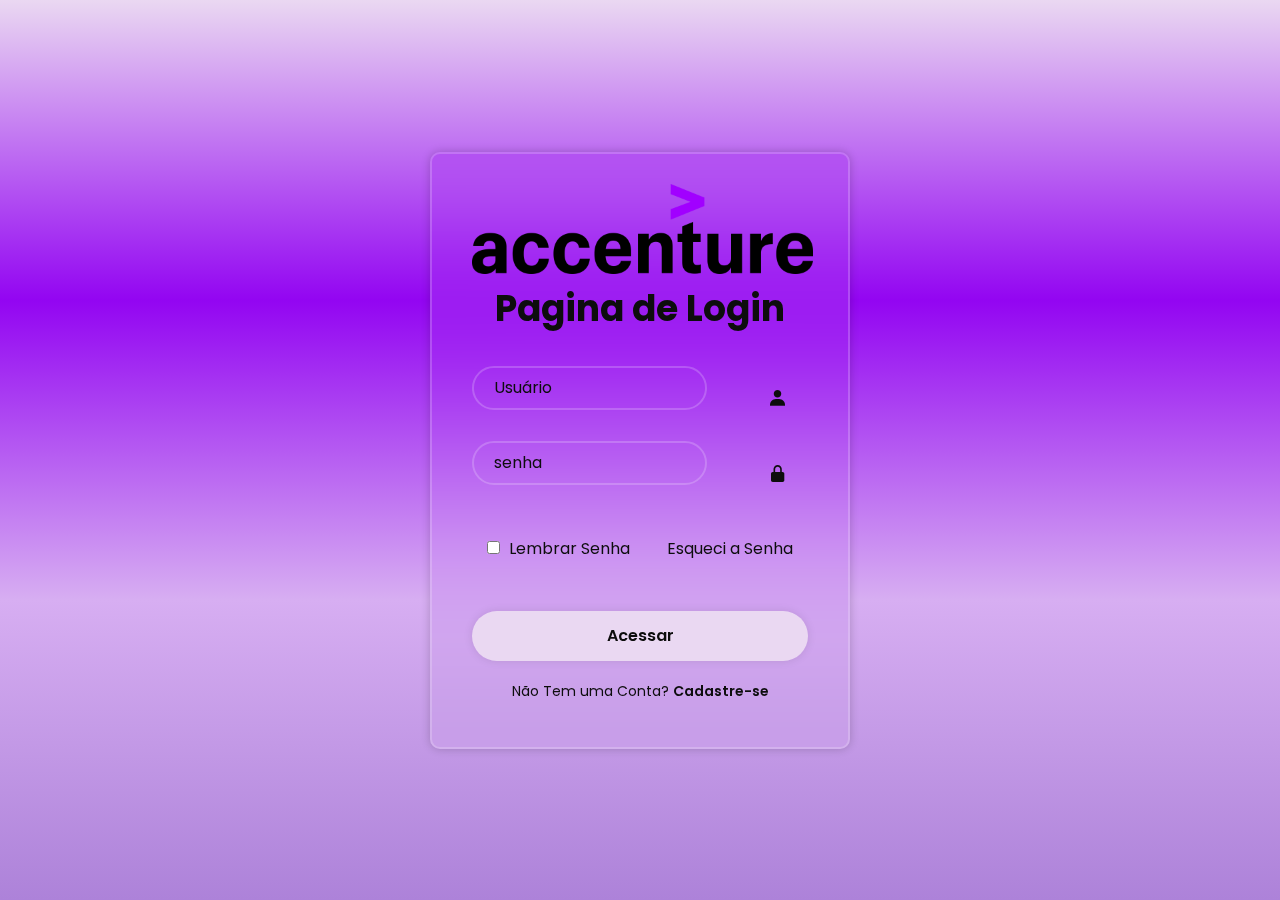
<file: Curso C/index.html>
<!DOCTYPE html>
<html lang="pt-br">
<head>
    <meta charset="UTF-8">
    <meta name="viewport" content="width=device-width, initial-scale=1.0">
    <link
    href='https://unpkg.com/boxicons@2.1.4/css/boxicons.min.css'
    rel='stylesheet'> 
    <title>pagina login</title>
    <link rel="stylesheet" href="styles.css">
    
</head>
<body>
    
    <header class="logo">   
    </header> 
    
    <main class="container">
        <img src="accenture-logo-1.png" class="img">
        <form>
            <h1>Pagina de Login</h1>
            <div class="input-box">
                <input placeholder="Usuário" type="email">
                <i class="bx bxs-user"></i>
            </div>
            <div class="input-box">
                <input placeholder="senha" type="password">
                <i class="bx bxs-lock-alt"></i>
            </div>

            <div class="remember-forgot">
            <label>
                <input type="checkbox">
                Lembrar Senha
            </label>
            <a href="password.html">Esqueci a Senha</a>

        </div>
        <a href="about.html">
            <button type="submit" class="login">Acessar</button>
        </a>
        <div class="registre-se">
        <p>Não Tem uma Conta? <a href="account.html">Cadastre-se</a></p>

        </div>



        </form>
    </main>
</body>
</html>
</file>
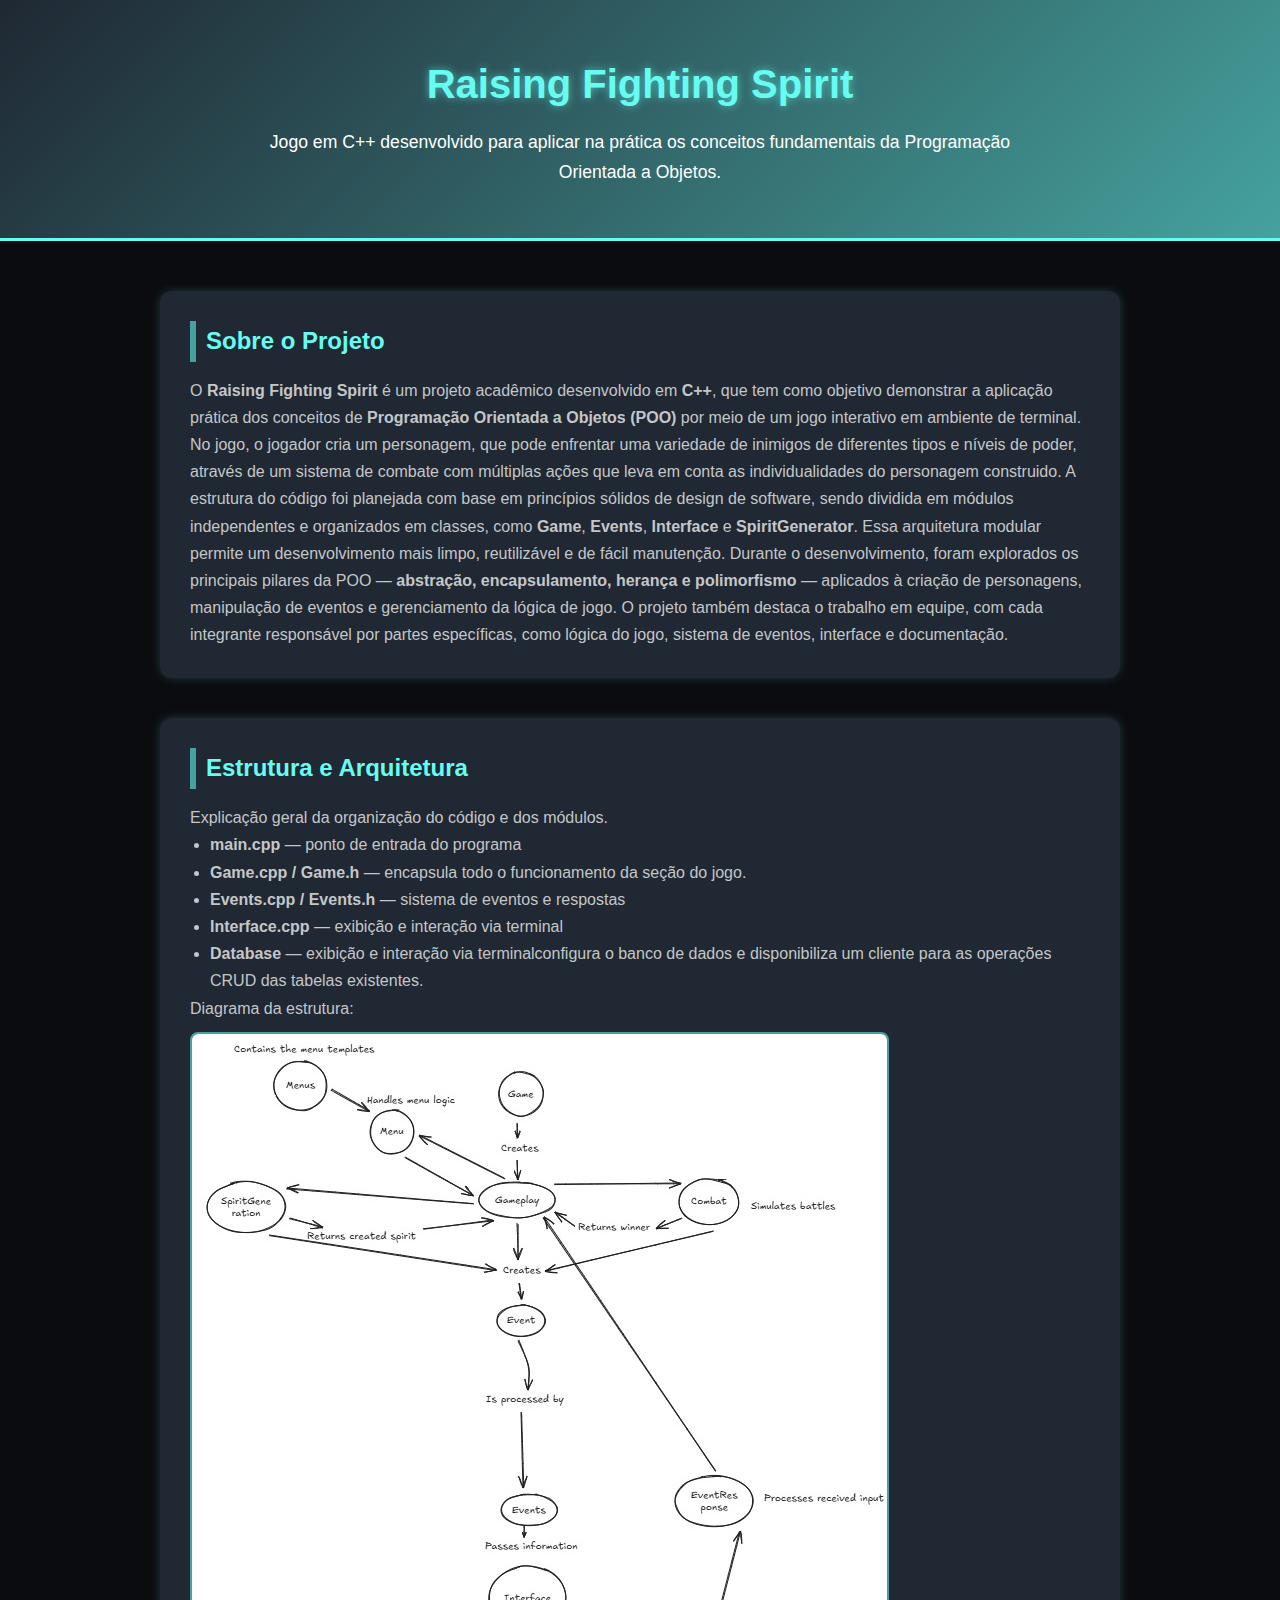
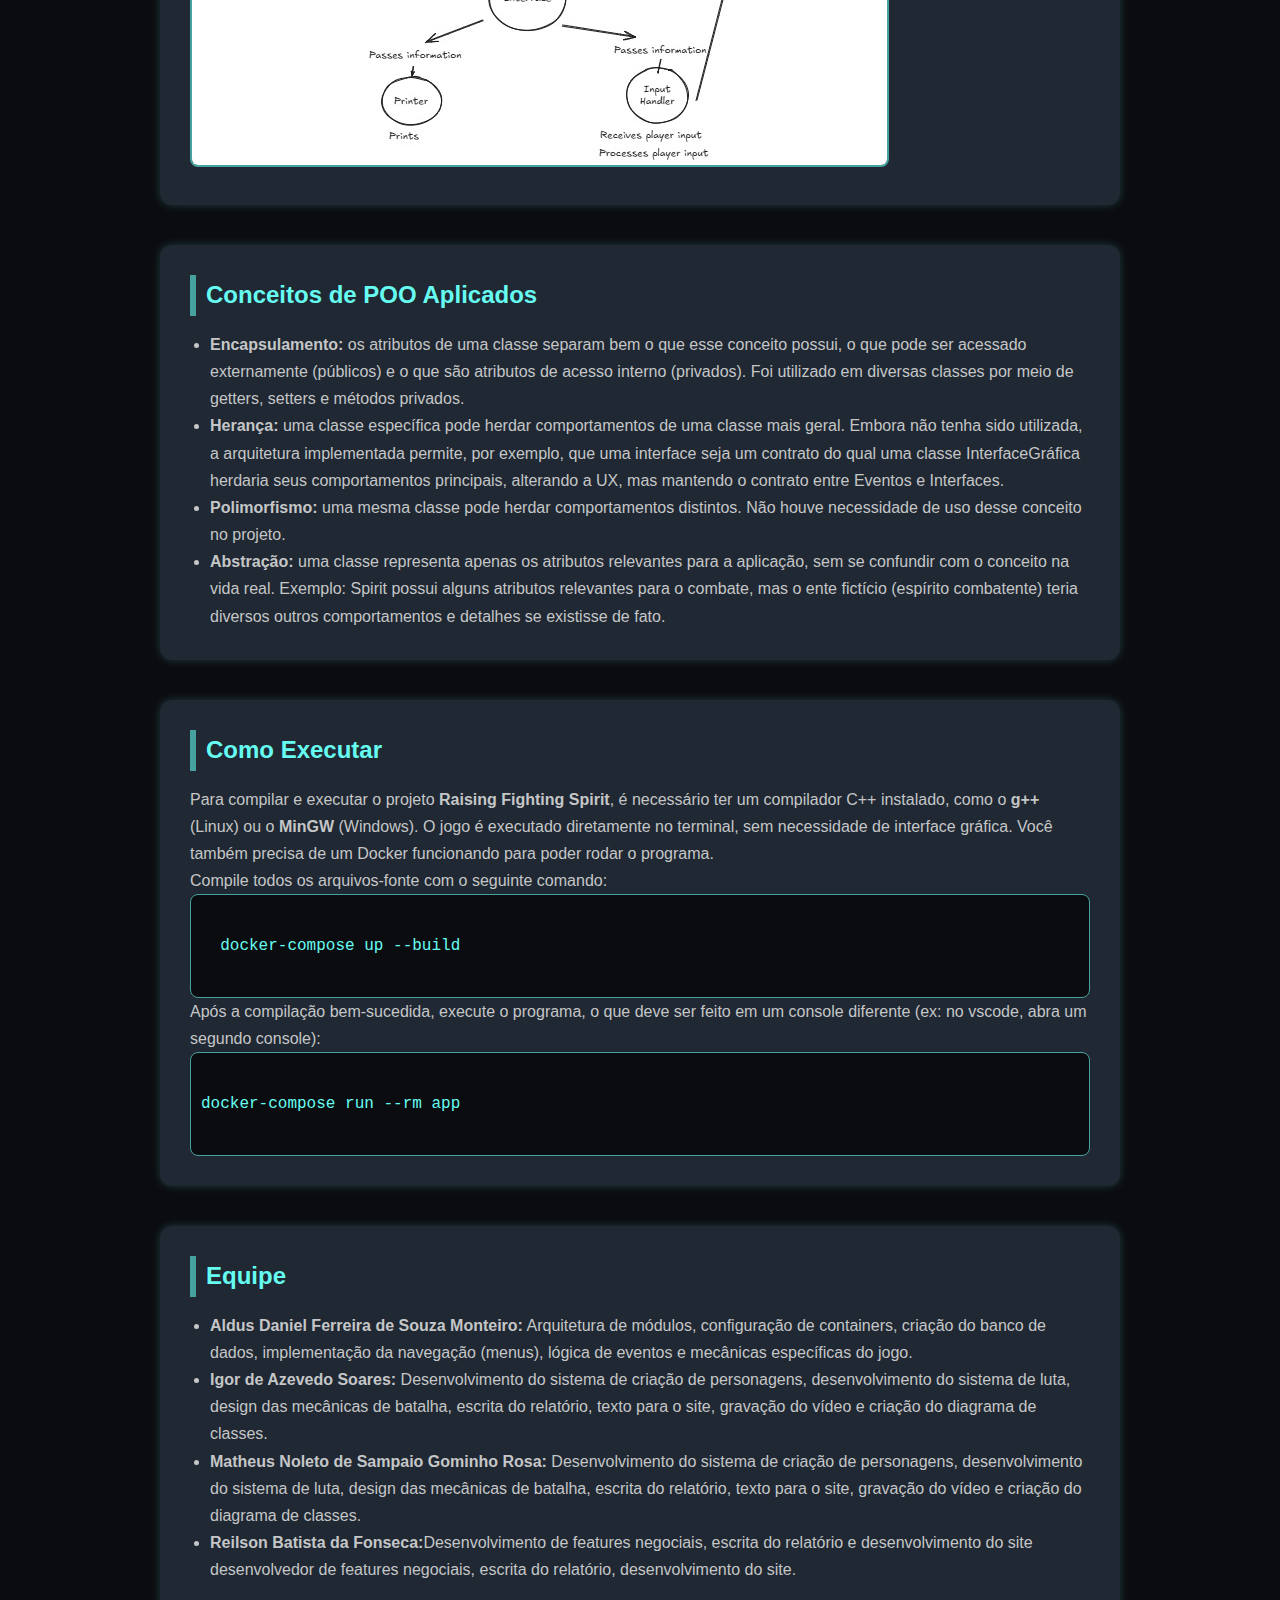
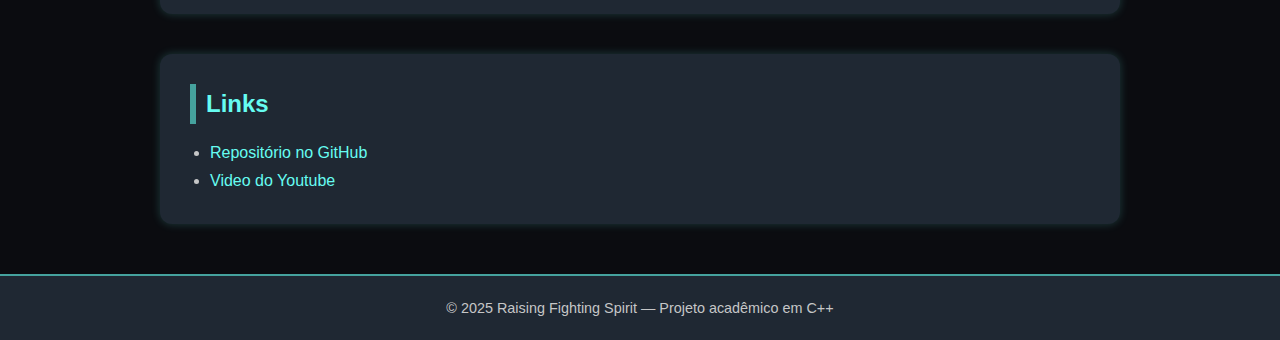
<file: Curso C/Git Hub PAges do Projeto/index.html>
<!DOCTYPE html>
<html lang="pt-BR">
<head>
  <meta charset="UTF-8">
  <meta name="viewport" content="width=device-width, initial-scale=1.0">
  <title>Raising Fighting Spirit</title>
  <link rel="stylesheet" href="style.css">
</head>
<body>

  <header>
    <h1>Raising Fighting Spirit</h1>
    <p>Jogo em C++ desenvolvido para aplicar na prática os conceitos fundamentais da Programação Orientada a Objetos.</p> </header>

  <main>

    <section id="sobre">
      <h2>Sobre o Projeto</h2>
      <p>O <b>Raising Fighting Spirit</b> é um projeto acadêmico desenvolvido em <b>C++</b>, que tem como objetivo demonstrar a aplicação prática dos conceitos de <b>Programação Orientada a Objetos (POO)</b> por meio de um jogo interativo em ambiente de terminal.  
No jogo, o jogador cria um personagem, que pode enfrentar uma variedade de inimigos de diferentes tipos e níveis de poder, através de um sistema de combate com múltiplas ações que leva em conta as individualidades do personagem construido.

A estrutura do código foi planejada com base em princípios sólidos de design de software, sendo dividida em módulos independentes e organizados em classes, como <b>Game</b>, <b>Events</b>, <b>Interface</b> e <b>SpiritGenerator</b>. Essa arquitetura modular permite um desenvolvimento mais limpo, reutilizável e de fácil manutenção.

Durante o desenvolvimento, foram explorados os principais pilares da POO — <b>abstração, encapsulamento, herança e polimorfismo</b> — aplicados à criação de personagens, manipulação de eventos e gerenciamento da lógica de jogo.  
O projeto também destaca o trabalho em equipe, com cada integrante responsável por partes específicas, como lógica do jogo, sistema de eventos, interface e documentação.
</p>
        
</p>
      </p>
    </section>

    <section id="arquitetura">
      <h2>Estrutura e Arquitetura</h2>
      <p>Explicação geral da organização do código e dos módulos.</p>
      <ul>
        <li><b>main.cpp</b> — ponto de entrada do programa</li>
        <li><b>Game.cpp / Game.h</b> — encapsula todo o funcionamento da seção do jogo.</li>
        <li><b>Events.cpp / Events.h</b> — sistema de eventos e respostas</li>
        <li><b>Interface.cpp</b> — exibição e interação via terminal</li>
        <li><b>Database</b> — exibição e interação via terminalconfigura o banco de dados e disponibiliza um cliente para as operações CRUD das tabelas existentes.</li>

      </ul>
      <p>Diagrama da estrutura:</p>
      <img src="imagens/Diagrama de Classes.jpg" alt="Diagrama de classes">
    </section>

    <section id="poo">
      <h2>Conceitos de POO Aplicados</h2>
      <ul>
        <li><b>Encapsulamento:</b> os atributos de uma classe separam bem o que esse conceito possui, o que pode ser acessado externamente (públicos) e o que são atributos de acesso interno (privados). Foi utilizado em diversas classes por meio de getters, setters e métodos privados.</li>
        <li><b>Herança:</b> uma classe específica pode herdar comportamentos de uma classe mais geral. Embora não tenha sido utilizada, a arquitetura implementada permite, por exemplo, que uma interface seja um contrato do qual uma classe InterfaceGráfica herdaria seus comportamentos principais, alterando a UX, mas mantendo o contrato entre Eventos e Interfaces.</li>
        <li><b>Polimorfismo:</b> uma mesma classe pode herdar comportamentos distintos. Não houve necessidade de uso desse conceito no projeto.</li>
        <li><b>Abstração:</b> uma classe representa apenas os atributos relevantes para a aplicação, sem se confundir com o conceito na vida real.
Exemplo: Spirit possui alguns atributos relevantes para o combate, mas o ente fictício (espírito combatente) teria diversos outros comportamentos e detalhes se existisse de fato.</li>
      </ul>
    </section>

<section id="execucao">
  <h2>Como Executar</h2>
  <p>
    Para compilar e executar o projeto <b>Raising Fighting Spirit</b>, é necessário ter um compilador C++ instalado, 
    como o <b>g++</b> (Linux) ou o <b>MinGW</b> (Windows).  
    O jogo é executado diretamente no terminal, sem necessidade de interface gráfica. Você também precisa de um Docker funcionando para poder rodar o programa.
  </p>

  <p>Compile todos os arquivos-fonte com o seguinte comando:</p>
  <pre><code>
  docker-compose up --build
  </code></pre>

  <p>Após a compilação bem-sucedida, execute o programa, o que deve ser feito em um console diferente (ex: no vscode, abra um segundo console):</p>
  <pre><code>
docker-compose run --rm app
  </code></pre>
</section>

    <section id="equipe">
      <h2>Equipe</h2>
      <ul>
        <li><b>Aldus Daniel Ferreira de Souza Monteiro:</b>  Arquitetura de módulos, configuração de containers, criação do banco de dados, implementação da navegação (menus), lógica de eventos e mecânicas específicas do jogo.</li>
        <li><b>Igor de Azevedo Soares:</b> Desenvolvimento do sistema de criação de personagens, desenvolvimento do sistema de luta, design das mecânicas de batalha, escrita do relatório, texto para o site, gravação do vídeo e criação do diagrama de classes.</li>
        <li><b>Matheus Noleto de Sampaio Gominho Rosa:</b> Desenvolvimento do sistema de criação de personagens, desenvolvimento do sistema de luta, design das mecânicas de batalha, escrita do relatório, texto para o site, gravação do vídeo e criação do diagrama de classes.</li>
        <li><b>Reilson Batista da Fonseca:</b>Desenvolvimento de features negociais, escrita do relatório e desenvolvimento do site desenvolvedor de features negociais, escrita do relatório, desenvolvimento do site.</li>
      </ul>
    </section>

    <section id="links">
      <h2>Links</h2>
      <ul>
        <li><a href="https://github.com/AldusD/raising-fighting-spirit" target="_blank">Repositório no GitHub</a></li>
        <li><a href="https://www.youtube.com/watch?v=6OztiE1FIjQ" target="_blank">Video do Youtube</a></li>
      </ul>
    </section>

  </main>

  <footer>
    <p>© 2025 Raising Fighting Spirit — Projeto acadêmico em C++</p>
  </footer>

</body>
</html>
</file>
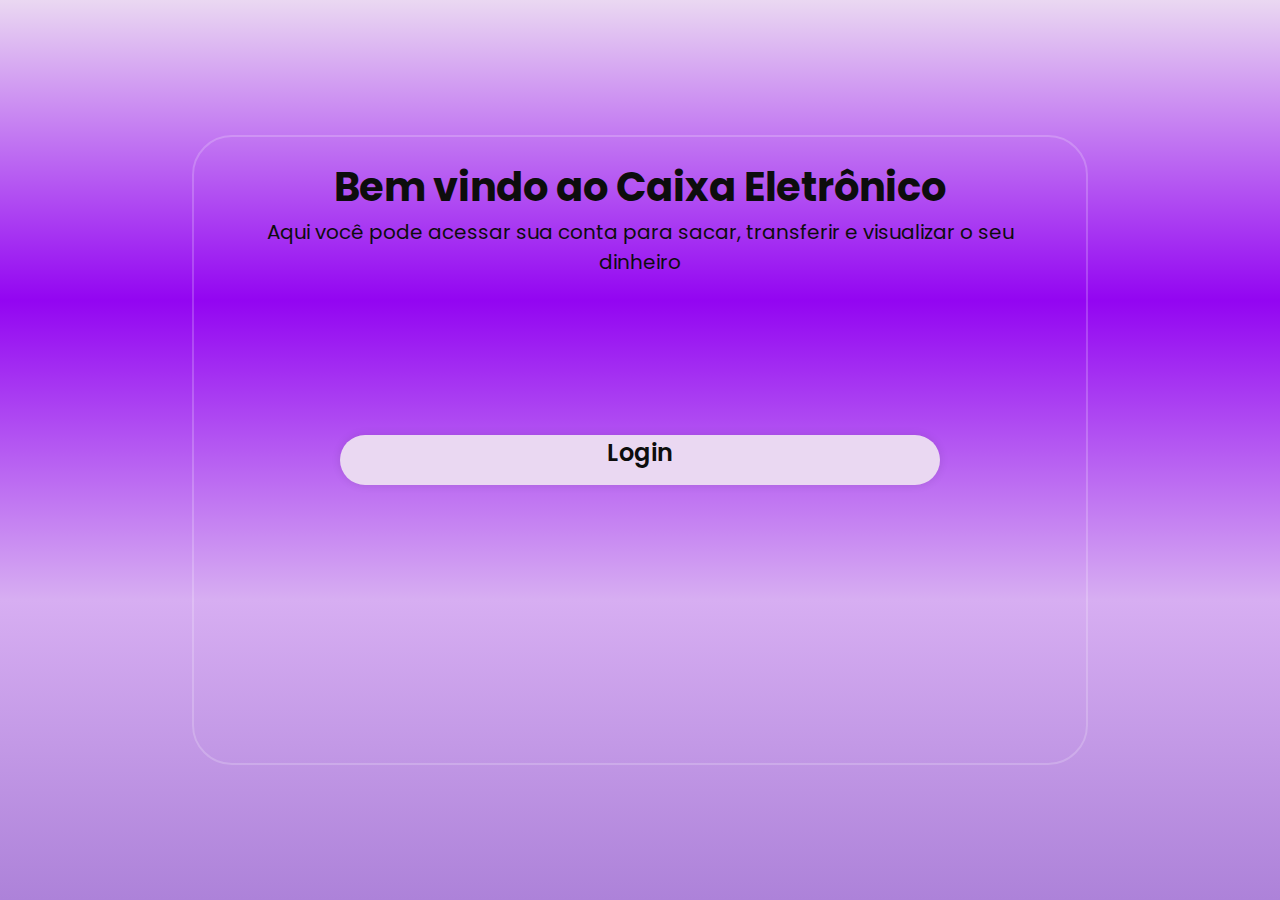
<file: Curso C/about.html>
<!DOCTYPE html>
<html lang="en">
<head>
    <meta charset="UTF-8">
    <meta name="viewport" content="width=device-width, initial-scale=1.0">
    <title>Página de boas vindas</title>
    <link rel="stylesheet" href="styles.css">
</head>
<body>
   <div class="container__apresentacao">
        <h1>Bem vindo ao Caixa Eletrônico</h1>
        <p>Aqui você pode acessar sua conta para sacar, transferir e visualizar o seu dinheiro</p>
        <a class="button" href="index.html">Login</a>
    </div> 
</body>
</html>
</file>
<file: Curso C/styles.css>
@import url('https://fonts.googleapis.com/css2?family=Poppins:ital,wght@0,100;0,200;0,300;0,400;0,500;0,600;0,700;0,800;0,900;1,100;1,200;1,300;1,400;1,500;1,600;1,700;1,800;1,900&display=swap');

*{
    margin: 0;
    padding: 0;
    box-sizing: border-box;
    font-family: "Poppins", sans-serif;
}
body{

    display: flex;
    justify-content: center;
    align-items: center;    
    background-image: linear-gradient(to bottom,#EAD8F2,#9305F2, #D7AEF2, #AD82D9);
    background-attachment: fixed;
    min-height: 100vh;
}
.img{
    height: 90px;
    justify-content: center;
}
.container{
    width: 420px;
    background-color: transparent;
    border: 2px solid rgba(255, 255, 255, 0.2);
    border-radius: 10px;
    color:#0D0D0D;
    padding: 30px 40px;
    box-shadow: 0 0 10px rgba(0, 0, 0, .2);
    backdrop-filter: blur(50px);
}
.container h1{
    font-size: 36px;
    text-align: center;

}
.input-box {
    position: relative;
    width: 100%;
    height: 45px;
    margin: 30px 0px;
}
.input-box input{
    width: 70%;
    height: 70%;
    background-color: transparent;
    border: 2px solid rgba(255, 255, 255, 0.2);
    border-radius: 40px;
    outline: none;
    font-size: 16px;
    color: #0D0D0D;
    padding: 20px 45px 20px 20px;


}
.input-box input::placeholder{

    color: #0D0D0D;


}
.input-box i{
    position: absolute;
    right: 20px;
    top: 50%;
    font-size: 20px;

}
.remember-forgot{
    display: flex;
    justify-content: space-between;
    margin: 50px 15px 30px;

}
.remember-forgot label input{

    accent-color: #fff;
    margin-right: 5px;
}.remember-forgot a{
    text-decoration: none;
    color: #0D0D0D;

}

.remember-forgot a:hover{
    text-decoration: underline;
}
.login{
    width: 100%;
    height: 50px;
    background-color: #EAD8F2;
    border: none;
    border-radius: 40px;
    cursor: pointer;
    font-size: 16px;
    color: #0D0D0D;
    font-weight: 600;
    box-shadow: 0 0 10px rgba(0, 0, 0, .1);
    margin-top: 20px;
}
.login:hover {
    background-color: transparent;
    border: 2px solid rgba(255, 255, 255, 0.2);
    color: #0D0D0D;
    transition: 0.5s;
}.registre-se{
    font-size: 14px;
    text-align: center;
    margin: 20px 0 15px;

}
.registre-se a{
    text-decoration: none;
    color: #0D0D0D;
    font-weight: 600;
}
.registre-se a:hover{
    text-decoration:underline ;
}

.container__apresentacao {
    width: 70%;
    height: 70%;
    background-color: transparent;
    border: 2px solid rgba(255, 255, 255, 0.2);
    border-radius: 40px;
    outline: none;
    font-size: 16px;
    color: #0D0D0D;
    padding: 20px 45px 20px 45px;
    position: absolute;
    top: 50%;
    left: 50%;
    font-size: 20px;
    text-align: center;
    transform: translate(-50%, -50%);
    
}

.button {
    text-decoration: none;
    background-color: #EAD8F2;
    color: #0D0D0D;
    width: 600px;
    height: 50px;
    border: none;
    border-radius: 40px;
    font-size: 24px;
    font-weight: 600;
    box-shadow: 0 0 10px rgba(0, 0, 0, .1);
    margin-top: 10px;
    cursor: pointer;
    position: absolute;
    top: 50%;
    left: 50%;
    transform: translate(-50%, -50%);
}

.button:hover {
    background-color: transparent;
    border: 2px solid rgba(255, 255, 255, 0.2);
    color: #0D0D0D;
    transition: 0.5s;
}
</file>
<file: Curso C/Git Hub PAges do Projeto/style.css>
/* ======= ESTILO GERAL ======= */
* {
  margin: 0;
  padding: 0;
  box-sizing: border-box;
  scroll-behavior: smooth;
}

body {
  font-family: "Segoe UI", Roboto, sans-serif;
  line-height: 1.7;
  color: #f2f2f2;
  background-color: #0b0c10;
  padding: 0;
}

/* ======= CABEÇALHO ======= */
header {
  background: linear-gradient(135deg, #1f2833, #45a29e);
  text-align: center;
  padding: 50px 20px;
  color: #fff;
  border-bottom: 3px solid #66fcf1;
}

header h1 {
  font-size: 2.5rem;
  margin-bottom: 10px;
  color: #66fcf1;
  text-shadow: 0 0 8px rgba(102, 252, 241, 0.6);
}

header p {
  font-size: 1.1rem;
  max-width: 800px;
  margin: 0 auto;
}

/* ======= CONTEÚDO PRINCIPAL ======= */
main {
  max-width: 1000px;
  margin: 50px auto;
  padding: 0 20px;
}

section {
  background-color: #1f2833;
  border-radius: 12px;
  padding: 30px;
  margin-bottom: 40px;
  box-shadow: 0 0 10px rgba(102, 252, 241, 0.2);
  transition: transform 0.2s ease, box-shadow 0.2s ease;
}

section:hover {
  transform: translateY(-3px);
  box-shadow: 0 0 20px rgba(102, 252, 241, 0.4);
}

section h2 {
  color: #66fcf1;
  border-left: 6px solid #45a29e;
  padding-left: 10px;
  margin-bottom: 15px;
}

section p, section li {
  color: #c5c6c7;
  font-size: 1rem;
}

ul {
  list-style: disc;
  margin-left: 20px;
}

pre {
  background: #0b0c10;
  border: 1px solid #45a29e;
  padding: 10px;
  border-radius: 8px;
  overflow-x: auto;
}

code {
  color: #66fcf1;
  font-family: "Fira Code", monospace;
}

/* ======= LINKS ======= */
a {
  color: #66fcf1;
  text-decoration: none;
  transition: 0.3s;
}

a:hover {
  text-decoration: underline;
  color: #45a29e;
}

/* ======= IMAGEM DIAGRAMA ======= */
img {
  max-width: 100%;
  border: 2px solid #45a29e;
  border-radius: 8px;
  margin-top: 10px;
}

/* ======= RODAPÉ ======= */
footer {
  text-align: center;
  background: #1f2833;
  padding: 20px;
  border-top: 2px solid #45a29e;
  color: #c5c6c7;
  font-size: 0.9rem;
}

/* ======= RESPONSIVIDADE ======= */
@media (max-width: 768px) {
  header h1 {
    font-size: 2rem;
  }

  section {
    padding: 20px;
  }
}
</file>
